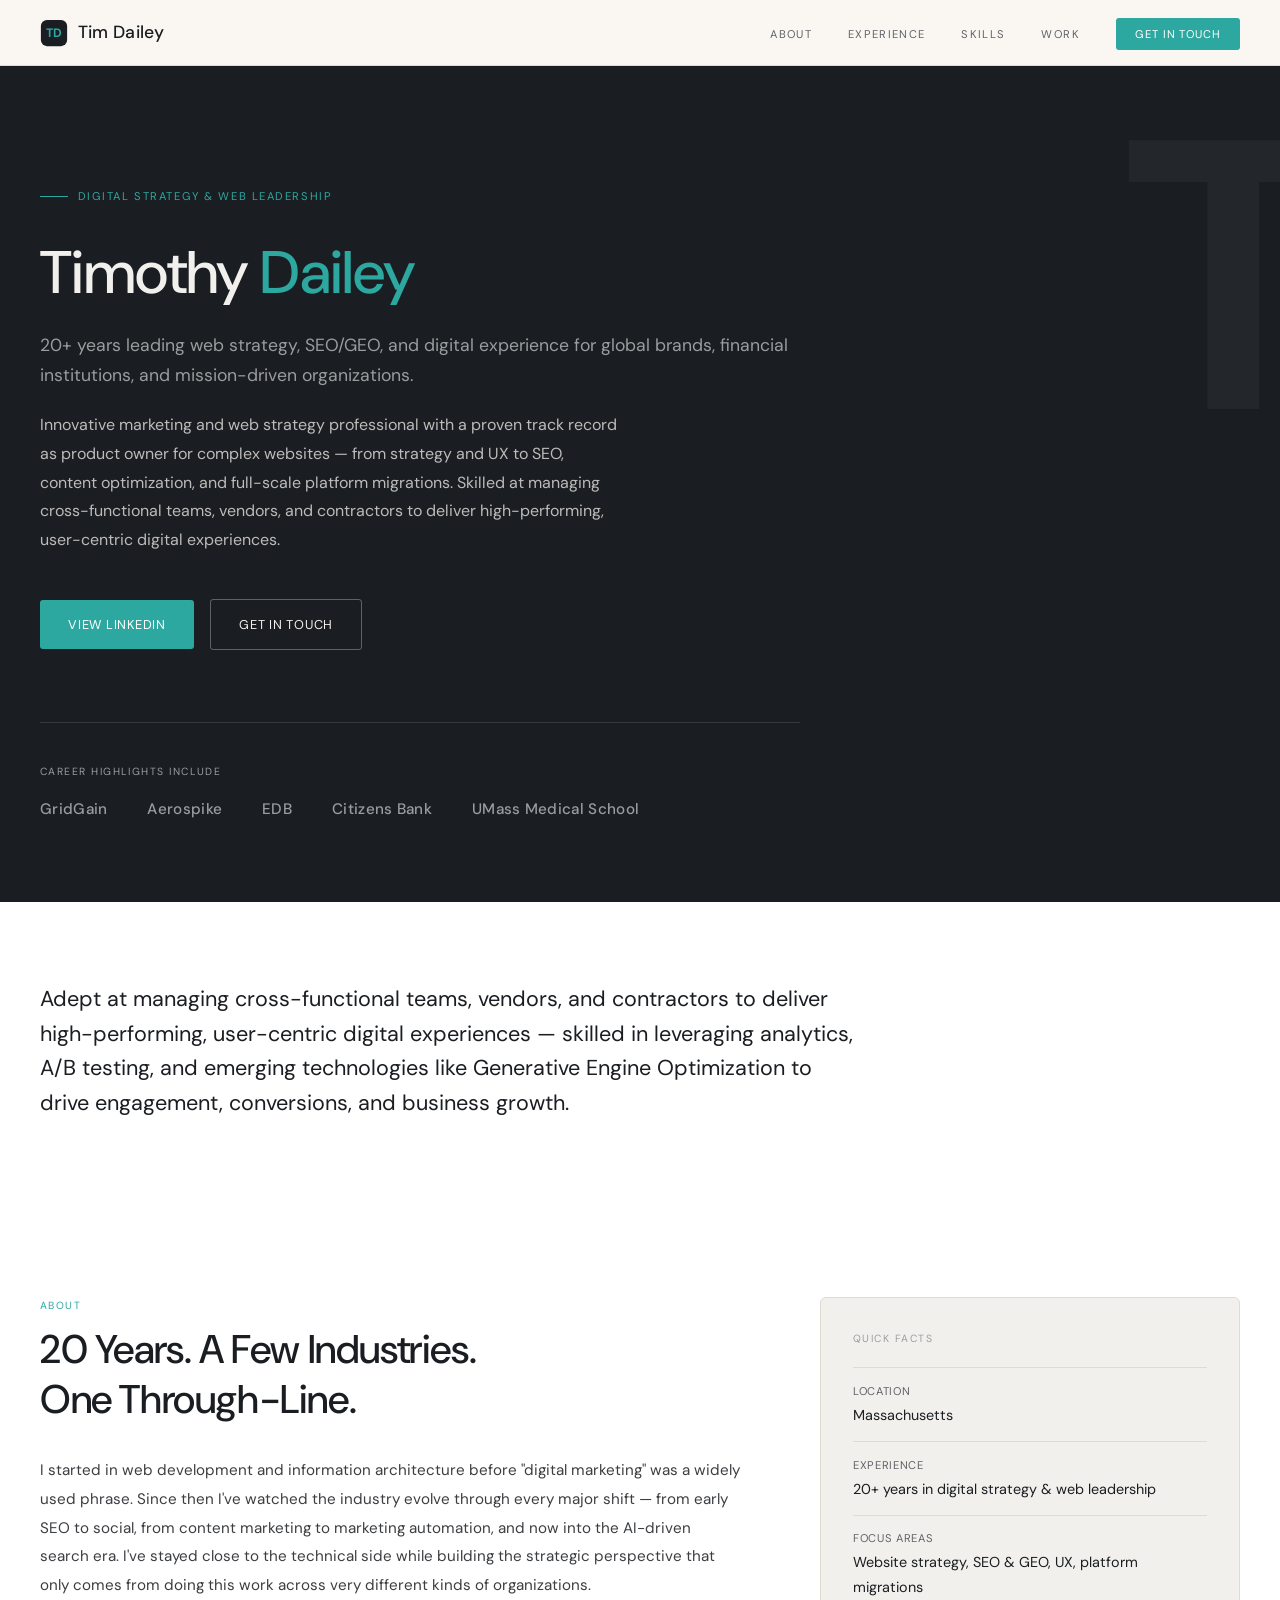
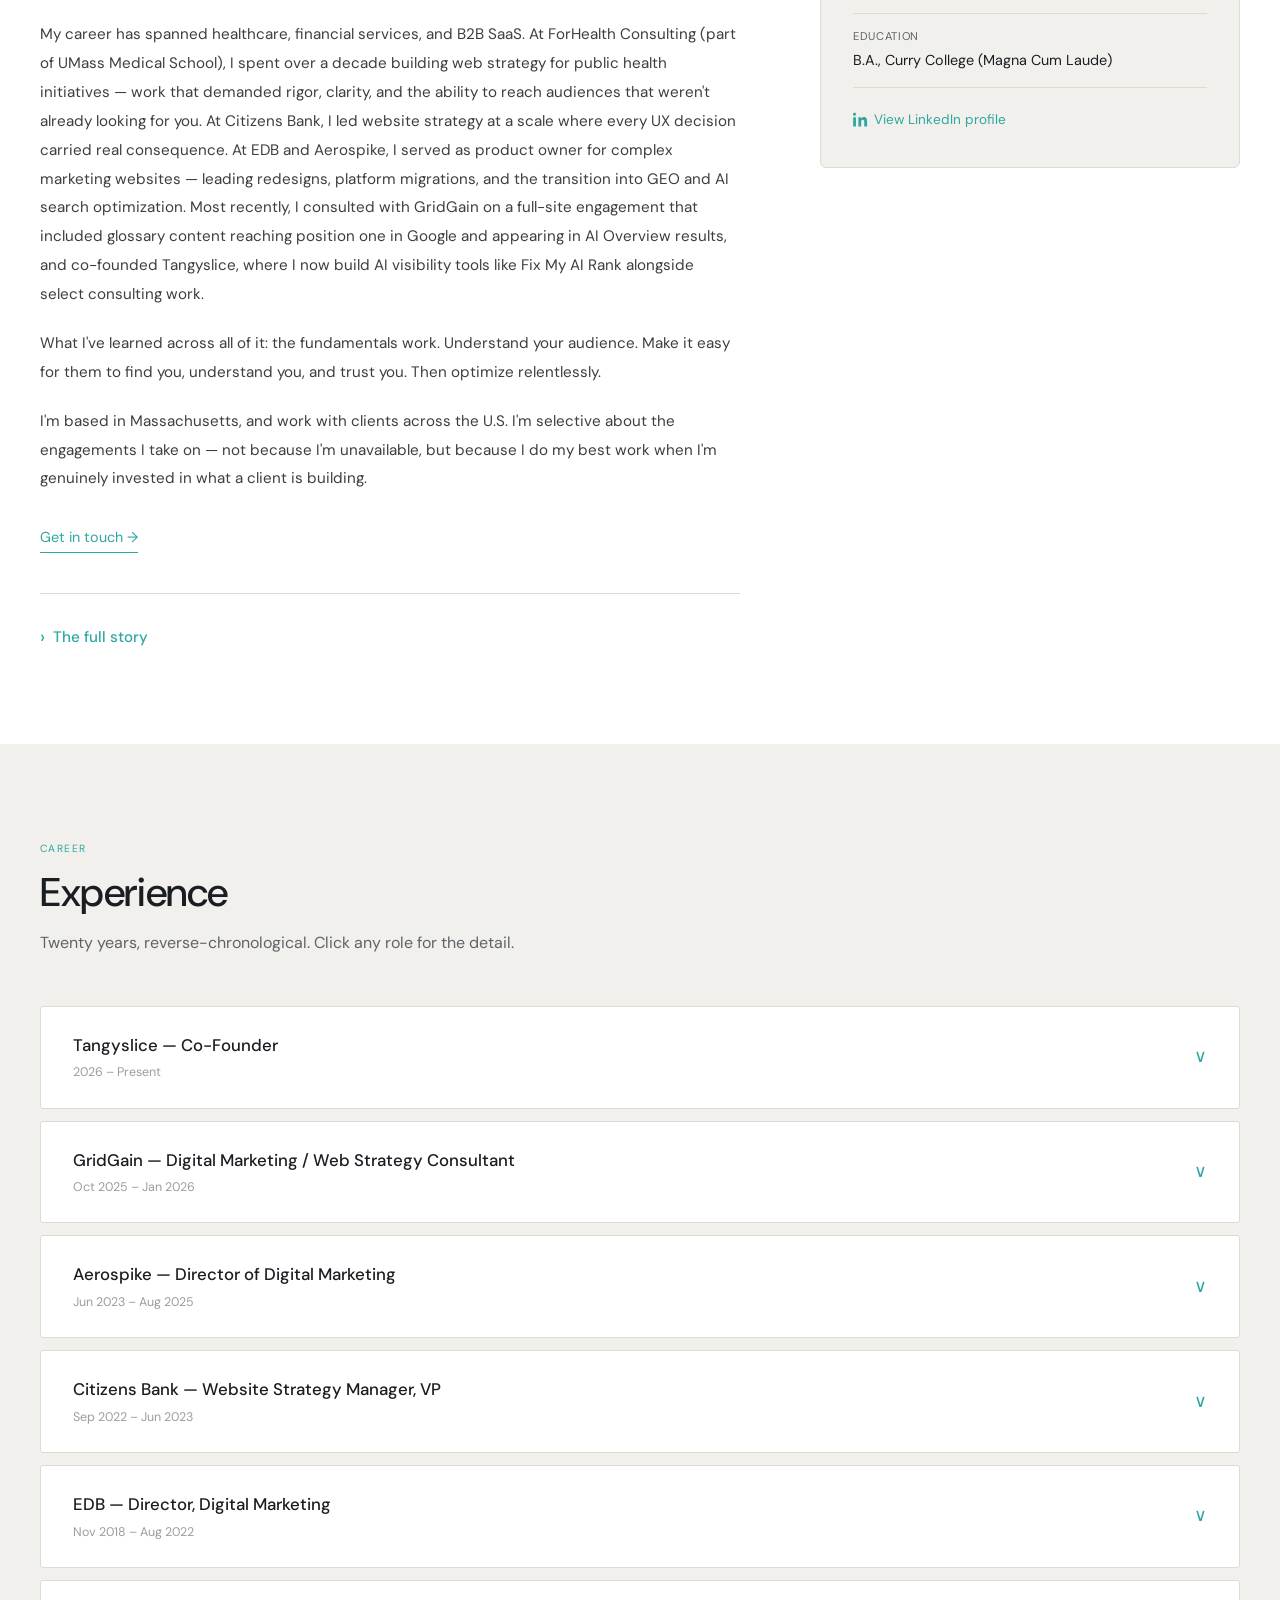
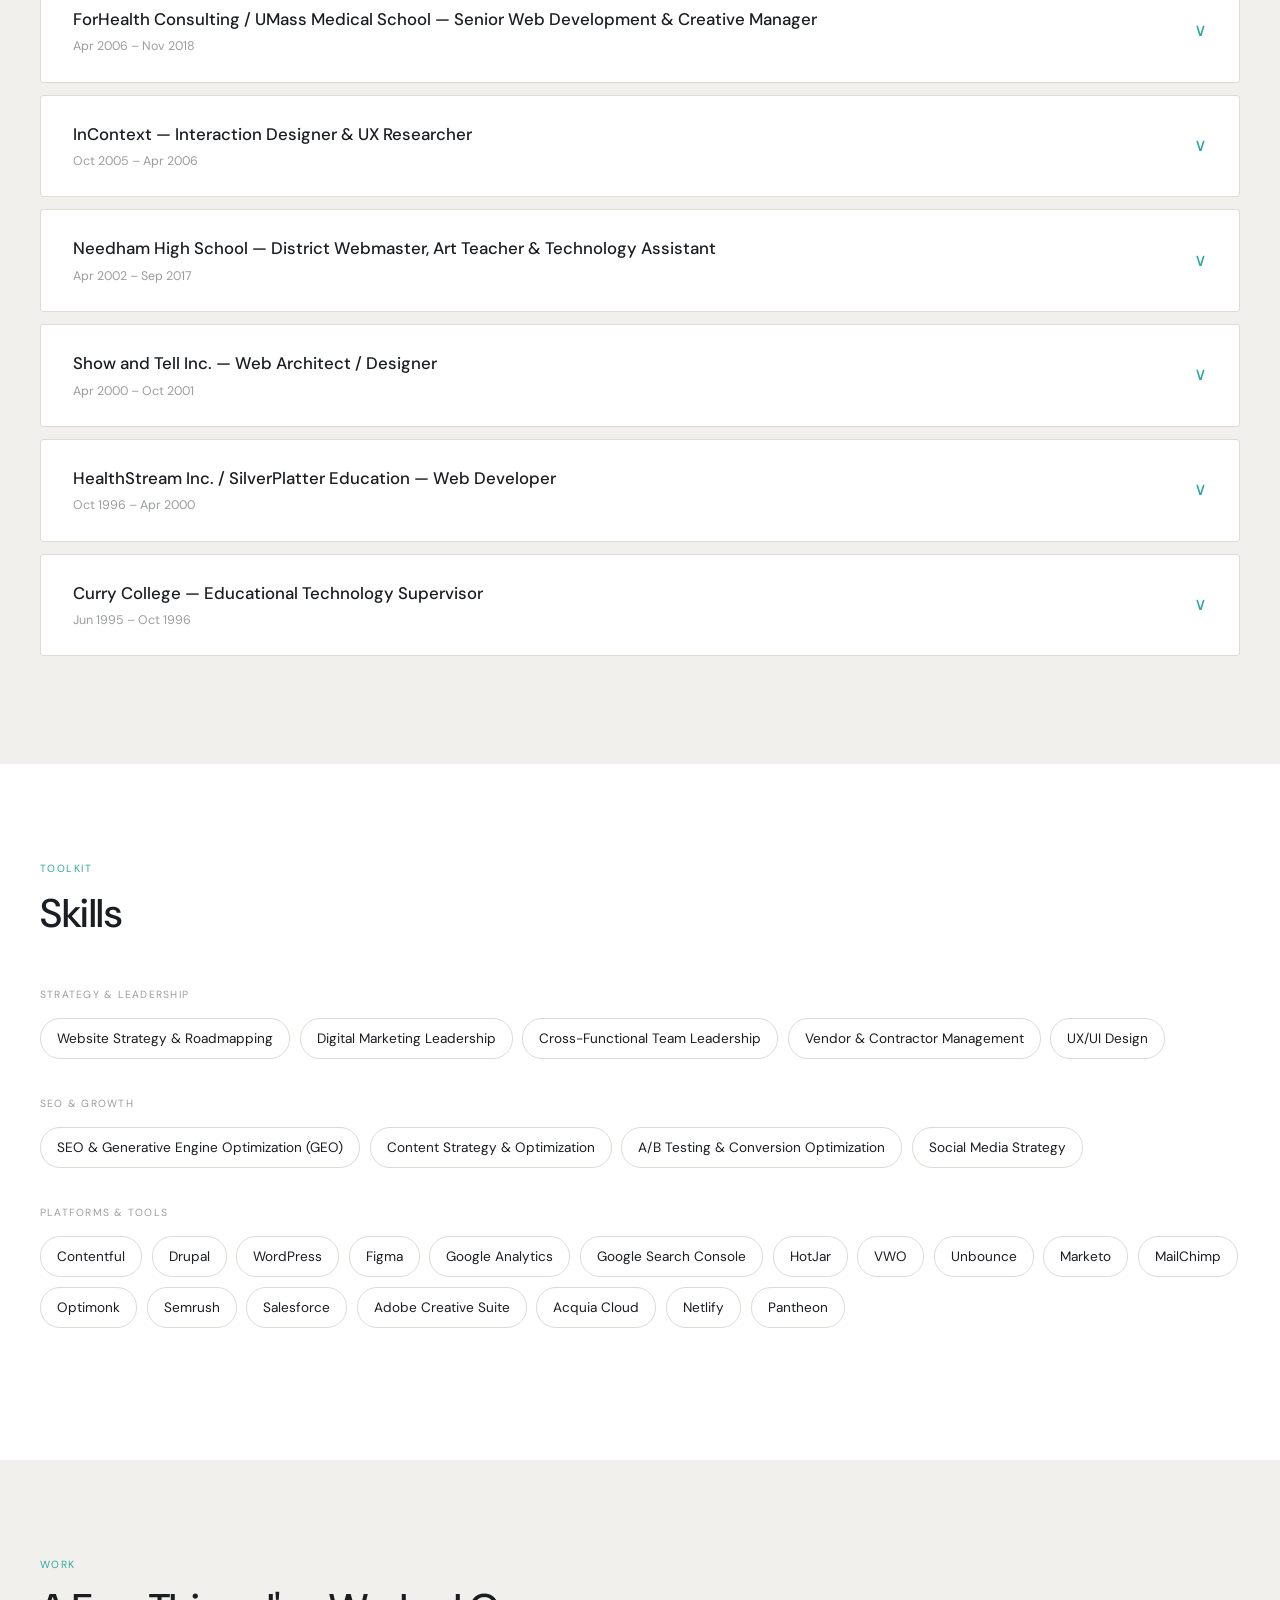
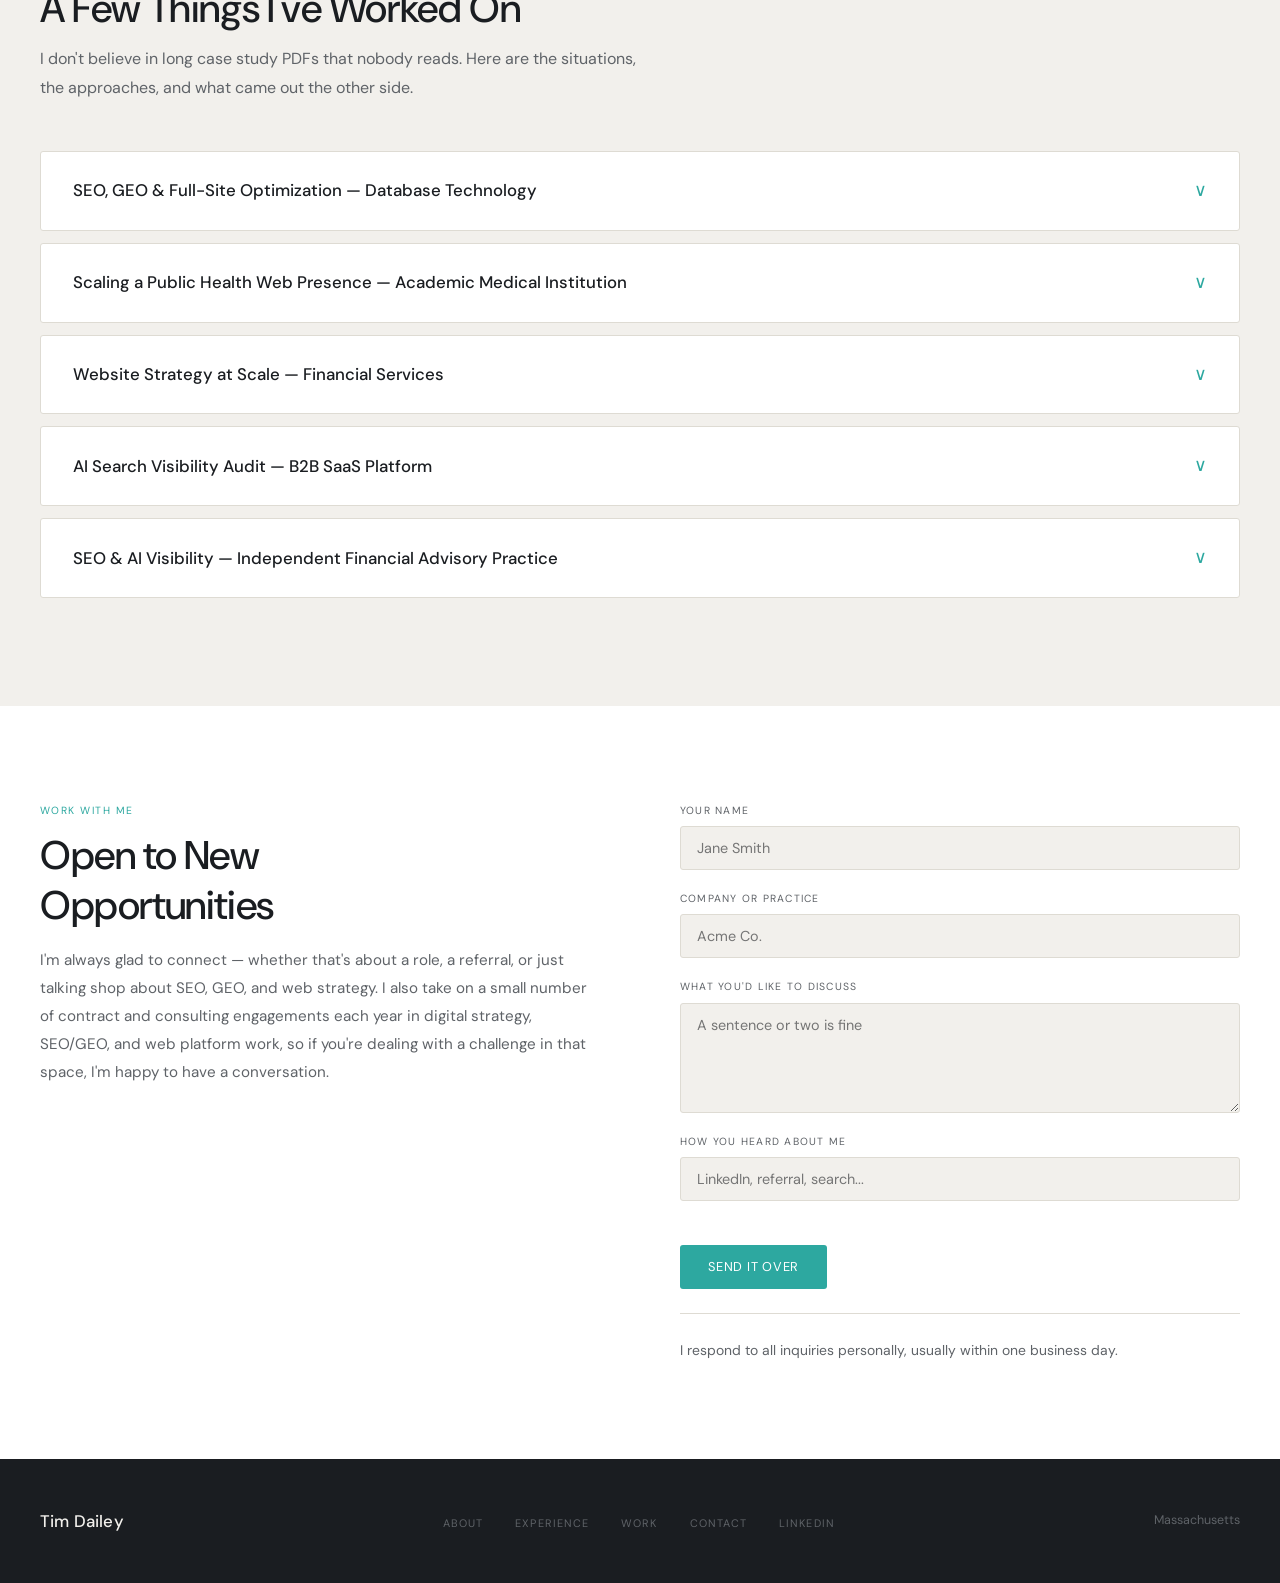
<file: index.html>
<!DOCTYPE html>
<html lang="en">
<head>
<meta charset="UTF-8">
<meta name="viewport" content="width=device-width, initial-scale=1.0">
<!-- Google tag (gtag.js) -->
<script async src="https://www.googletagmanager.com/gtag/js?id=G-L4XBEKRWH8"></script>
<script>
  window.dataLayer = window.dataLayer || [];
  function gtag(){dataLayer.push(arguments);}
  gtag('js', new Date());

  gtag('config', 'G-L4XBEKRWH8');
</script>

<!-- ── CORE SEO ── -->
<title>Timothy Dailey — Digital Strategy &amp; Web Leadership</title>
<meta name="description" content="Timothy Dailey is a digital strategy and web leadership professional with 20+ years of experience across healthcare, financial services, and B2B SaaS — from website strategy and SEO/GEO to platform migrations. Based in Massachusetts.">
<meta name="author" content="Tim Dailey">
<meta name="robots" content="index, follow, max-snippet:-1, max-image-preview:large, max-video-preview:-1">
<link rel="canonical" href="https://timdailey.com/">

<!-- ── OPEN GRAPH (Facebook, LinkedIn previews) ── -->
<meta property="og:type" content="website">
<meta property="og:site_name" content="Tim Dailey">
<meta property="og:title" content="Timothy Dailey — Digital Strategy &amp; Web Leadership">
<meta property="og:description" content="20+ years leading digital strategy, SEO/GEO, and web platform work for global brands, financial institutions, and mission-driven organizations.">
<meta property="og:url" content="https://timdailey.com/">
<meta property="og:image" content="https://timdailey.com/images/tim-dailey-og.webp">
<meta property="og:image:width" content="1200">
<meta property="og:image:height" content="630">
<meta property="og:image:alt" content="Timothy Dailey — Digital Strategy &amp; Web Leadership">
<meta property="og:locale" content="en_US">

<!-- ── TWITTER / X CARD ── -->
<meta name="twitter:card" content="summary_large_image">
<meta name="twitter:title" content="Timothy Dailey — Digital Strategy &amp; Web Leadership">
<meta name="twitter:description" content="20+ years leading digital strategy, SEO/GEO, and web platform work for global brands, financial institutions, and mission-driven organizations.">
<meta name="twitter:image" content="https://timdailey.com/images/tim-dailey-og.webp">
<meta name="twitter:image:alt" content="Timothy Dailey — Digital Strategy &amp; Web Leadership">

<!-- ── GEO / LOCAL SEO ── -->
<meta name="geo.region" content="US-MA">
<meta name="geo.placename" content="Massachusetts">

<!-- ── THEME ── -->
<meta name="theme-color" content="#1A1D21">
<meta name="format-detection" content="telephone=no">
<script type="application/ld+json">
{
  "@context": "https://schema.org",
  "@graph": [

    {
      "@type": "Person",
      "@id": "https://timdailey.com/#person",
      "name": "Timothy Dailey",
      "alternateName": "Tim Dailey",
      "url": "https://timdailey.com",
      "sameAs": [
        "https://www.linkedin.com/in/timothy-dailey/"
      ],
      "jobTitle": "Digital Strategy & Web Leadership",
      "description": "Digital strategy and web leadership professional with 20+ years of experience leading high-profile digital initiatives for global brands, financial institutions, and mission-driven organizations. Specializes in website strategy, SEO, Generative Engine Optimization (GEO), and digital experience leadership.",
      "knowsAbout": [
        "Search Engine Optimization",
        "Generative Engine Optimization",
        "AI Search Optimization",
        "Conversion Rate Optimization",
        "Digital Strategy",
        "Content Strategy",
        "UX Design",
        "Web Strategy",
        "Marketing Technology",
        "B2B Marketing"
      ],
      "hasCredential": {
        "@type": "EducationalOccupationalCredential",
        "credentialCategory": "degree",
        "educationalLevel": "Bachelor of Arts",
        "recognizedBy": {
          "@type": "CollegeOrUniversity",
          "name": "Curry College"
        }
      },
      "alumniOf": {
        "@type": "CollegeOrUniversity",
        "name": "Curry College"
      },
      "address": {
        "@type": "PostalAddress",
        "addressRegion": "MA",
        "addressCountry": "US"
      },
      "worksFor": [
        {
          "@id": "https://timdailey.com/#business"
        },
        {
          "@id": "https://timdailey.com/#tangyslice"
        }
      ]
    },

    {
      "@type": "ProfessionalService",
      "@id": "https://timdailey.com/#business",
      "name": "Tim Dailey Digital Strategy",
      "alternateName": "Tim Dailey Consulting",
      "url": "https://timdailey.com",
      "description": "Independent digital strategy and web leadership practice, available for select contract and consulting engagements in SEO, Generative Engine Optimization (GEO), and digital experience strategy. Serving businesses across the U.S.",
      "founder": {
        "@id": "https://timdailey.com/#person"
      },
      "address": {
        "@type": "PostalAddress",
        "addressRegion": "MA",
        "addressCountry": "US"
      },
      "areaServed": {
        "@type": "Country",
        "name": "United States"
      },
      "hasOfferCatalog": {
        "@type": "OfferCatalog",
        "name": "Consulting Availability",
        "itemListElement": [
          {
            "@type": "Offer",
            "itemOffered": {
              "@type": "Service",
              "name": "Digital Strategy & GEO Consulting",
              "description": "Select contract and consulting engagements in digital strategy, SEO, and Generative Engine Optimization (GEO)."
            }
          },
          {
            "@type": "Offer",
            "itemOffered": {
              "@type": "Service",
              "name": "Web Platform Consulting",
              "description": "Consulting on web platform strategy and migrations, including Contentful, Drupal, and WordPress."
            }
          }
        ]
      },
      "knowsAbout": [
        "Search Engine Optimization",
        "Generative Engine Optimization",
        "AI Search Visibility",
        "Conversion Rate Optimization",
        "Digital Strategy",
        "Content Strategy",
        "B2B Marketing",
        "Healthcare Digital Marketing",
        "Financial Services Digital Marketing",
        "SaaS Marketing"
      ]
    },

    {
      "@type": "Organization",
      "@id": "https://timdailey.com/#tangyslice",
      "name": "Tangyslice",
      "url": "https://tangyslice.com/",
      "description": "Marketing consulting practice for lean tech marketing teams, offering custom AI workflows, fractional CMO leadership, and bespoke lead-generation tools.",
      "founder": {
        "@id": "https://timdailey.com/#person"
      },
      "makesOffer": {
        "@type": "Offer",
        "itemOffered": {
          "@type": "SoftwareApplication",
          "name": "Fix My AI Rank",
          "url": "https://fixmyairank.com/",
          "applicationCategory": "BusinessApplication",
          "description": "AI visibility audit that benchmarks how businesses are cited across ChatGPT, Perplexity, and other AI systems against their competitors."
        }
      }
    },

    {
      "@type": "WebPage",
      "@id": "https://timdailey.com/#webpage",
      "url": "https://timdailey.com/",
      "name": "Timothy Dailey — Digital Strategy & Web Leadership",
      "description": "Timothy Dailey is a digital strategy and web leadership professional with 20+ years of experience across healthcare, financial services, and B2B SaaS.",
      "isPartOf": {
        "@type": "WebSite",
        "@id": "https://timdailey.com/#website",
        "url": "https://timdailey.com",
        "name": "Tim Dailey",
        "description": "Digital strategy and web leadership resume and portfolio for Timothy Dailey.",
        "publisher": {
          "@id": "https://timdailey.com/#person"
        }
      },
      "about": {
        "@id": "https://timdailey.com/#person"
      },
      "breadcrumb": {
        "@type": "BreadcrumbList",
        "itemListElement": [
          {
            "@type": "ListItem",
            "position": 1,
            "name": "Home",
            "item": "https://timdailey.com/"
          }
        ]
      }
    }

  ]
}
</script>
<link rel="preconnect" href="https://fonts.googleapis.com">
<link href="https://fonts.googleapis.com/css2?family=DM+Sans:opsz,wght@9..40,300;9..40,400;9..40,500;9..40,700&display=swap" rel="stylesheet">
<link rel="stylesheet" href="styles.css">
<link rel="icon" type="image/svg+xml" href="favicon.svg">
<link rel="apple-touch-icon" href="favicon-180.png">
</head>
<body>

<!-- NAV -->
<nav class="nav-sticky" id="site-nav">
  <div class="nav-inner">
    <a href="#hero" class="nav-mark">
      <svg width="28" height="28" viewBox="0 0 32 32" aria-hidden="true">
        <rect x="1" y="1" width="30" height="30" rx="7" style="fill:var(--espresso)"/>
        <text x="16" y="21" font-family="DM Sans, sans-serif" font-weight="700" font-size="14" text-anchor="middle" style="fill:var(--clay)">TD</text>
      </svg>
      Tim Dailey
    </a>
    <button class="nav-hamburger" id="hamburger" aria-label="Menu" onclick="toggleMenu()">
      <span></span><span></span><span></span>
    </button>
    <ul class="nav-links" id="nav-links">
      <li><a href="#about" onclick="closeMenu()">About</a></li>
      <li><a href="#experience" onclick="closeMenu()">Experience</a></li>
      <li><a href="#skills" onclick="closeMenu()">Skills</a></li>
      <li><a href="#work" onclick="closeMenu()">Work</a></li>
      <li><a href="#contact" class="nav-cta" onclick="closeMenu()">Get in Touch</a></li>
    </ul>
  </div>
</nav>

<!-- HERO -->
<section id="hero">
  <div class="wrap">
    <div class="hero-bg-mark">T</div>
    <div class="hero-inner fade-in">
      <div class="hero-eyebrow">
        <span class="hero-eyebrow-line"></span>
        Digital Strategy &amp; Web Leadership
      </div>
      <h1>Timothy <em>Dailey</em></h1>
      <p class="hero-sub">20+ years leading web strategy, SEO/GEO, and digital experience for global brands, financial institutions, and mission-driven organizations.</p>
      <p class="hero-body">Innovative marketing and web strategy professional with a proven track record as product owner for complex websites — from strategy and UX to SEO, content optimization, and full-scale platform migrations. Skilled at managing cross-functional teams, vendors, and contractors to deliver high-performing, user-centric digital experiences.</p>
      <div class="btn-row">
        <a href="https://www.linkedin.com/in/timothy-dailey/" class="btn-fill" target="_blank" rel="noopener">View LinkedIn</a>
        <a href="#contact" class="btn-outline">Get in Touch</a>
      </div>
      <div class="logo-strip">
        <div class="logo-strip-lbl">Career highlights include</div>
        <div class="logo-names">
          <span>GridGain</span>
          <span>Aerospike</span>
          <span>EDB</span>
          <span>Citizens Bank</span>
          <span>UMass Medical School</span>
        </div>
      </div>
    </div>
  </div>
</section>

<!-- SUMMARY -->
<section id="summary">
  <div class="wrap">
    <p class="summary-text fade-in">Adept at managing cross-functional teams, vendors, and contractors to deliver high-performing, user-centric digital experiences — skilled in leveraging analytics, A/B testing, and emerging technologies like Generative Engine Optimization to drive engagement, conversions, and business growth.</p>
  </div>
</section>

<!-- ABOUT -->
<section id="about">
  <div class="wrap">
    <div class="about-grid">
      <div class="about-prose fade-in">
        <div class="sec-eye">About</div>
        <h2 class="sec-h">20 Years. A Few Industries.<br>One Through-Line.</h2>
        <p>I started in web development and information architecture before "digital marketing" was a widely used phrase. Since then I've watched the industry evolve through every major shift — from early SEO to social, from content marketing to marketing automation, and now into the AI-driven search era. I've stayed close to the technical side while building the strategic perspective that only comes from doing this work across very different kinds of organizations.</p>
        <p>My career has spanned healthcare, financial services, and B2B SaaS. At ForHealth Consulting (part of UMass Medical School), I spent over a decade building web strategy for public health initiatives — work that demanded rigor, clarity, and the ability to reach audiences that weren't already looking for you. At Citizens Bank, I led website strategy at a scale where every UX decision carried real consequence. At EDB and Aerospike, I served as product owner for complex marketing websites — leading redesigns, platform migrations, and the transition into GEO and AI search optimization. Most recently, I consulted with GridGain on a full-site engagement that included glossary content reaching position one in Google and appearing in AI Overview results, and co-founded Tangyslice, where I now build AI visibility tools like Fix My AI Rank alongside select consulting work.</p>
        <p>What I've learned across all of it: the fundamentals work. Understand your audience. Make it easy for them to find you, understand you, and trust you. Then optimize relentlessly.</p>
        <p>I'm based in Massachusetts, and work with clients across the U.S. I'm selective about the engagements I take on — not because I'm unavailable, but because I do my best work when I'm genuinely invested in what a client is building.</p>
        <a href="#contact" class="about-cta-link">Get in touch →</a>

        <div class="story-toggle-wrap">
          <button class="story-btn" onclick="toggleStory(this)">
            <span class="story-arrow">›</span>
            The full story
          </button>
          <div class="story-content">
            <p>Before the director titles and the enterprise clients, there was a lot of hands-on work that built the foundation for all of it.</p>
            <p>In the late 1990s and early 2000s, I was designing and developing websites when most businesses didn't have one yet — building multimedia CD-ROMs and early web experiences at HealthStream and SilverPlatter Education, then moving into visual design and UI work at Show and Tell Inc. Those years taught me to think about usability before there was much of a vocabulary for it.</p>
            <p>From roughly 2001 through 2010, alongside my other work, I freelanced for small businesses and several school districts — building and maintaining websites, helping organizations figure out what their digital presence should even be. Many of these clients had never worked with a web professional before, which meant translating technical decisions into plain language was part of the job from the start. That experience is a big reason I'm just as comfortable working with a solo financial advisor as I am with a Series B software company.</p>
            <p>At Needham High School, I wore several different hats over the years — district webmaster, technology support, and briefly, teacher. I taught Photography and Graphic Design, secured a grant to bring digital photography into the curriculum, and ran adult education courses in web design. Teaching turned out to be useful training for consulting: you get good at explaining things clearly, meeting people where they are, and making complicated subjects feel manageable.</p>
            <p>My very first professional web role was at Curry College, where I developed and maintained the college's first-ever website while managing their Educational Technology Services Office. It's a long way from there to leading a platform migration to Contentful and React — but the thread connecting all of it is the same: figure out what someone needs from a digital experience, then build it as well as you possibly can.</p>
          </div>
        </div>
      </div>

      <div class="about-right fade-in">
        <div class="qf-card">
          <div class="qf-lbl">Quick facts</div>
          <div class="qf-row">
            <div class="qf-k">Location</div>
            <div class="qf-v">Massachusetts</div>
          </div>
          <div class="qf-row">
            <div class="qf-k">Experience</div>
            <div class="qf-v">20+ years in digital strategy &amp; web leadership</div>
          </div>
          <div class="qf-row">
            <div class="qf-k">Focus areas</div>
            <div class="qf-v">Website strategy, SEO &amp; GEO, UX, platform migrations</div>
          </div>
          <div class="qf-row">
            <div class="qf-k">Education</div>
            <div class="qf-v">B.A., Curry College (Magna Cum Laude)</div>
          </div>
          <a href="https://www.linkedin.com/in/timothy-dailey/" class="qf-link" target="_blank" rel="noopener">
            <svg viewBox="0 0 24 24"><path d="M4.98 3.5C4.98 4.88 3.94 6 2.5 6S0 4.88 0 3.5 1.04 1 2.5 1s2.48 1.12 2.48 2.5zM.24 8.5h4.5V23h-4.5V8.5zM8.5 8.5h4.31v1.98h.06c.6-1.13 2.07-2.33 4.26-2.33 4.55 0 5.39 3 5.39 6.9V23h-4.5v-6.9c0-1.65-.03-3.77-2.3-3.77-2.3 0-2.65 1.8-2.65 3.65V23h-4.5V8.5z"/></svg>
            View LinkedIn profile
          </a>
        </div>
      </div>
    </div>
  </div>
</section>

<!-- EXPERIENCE -->
<section id="experience">
  <div class="wrap">
    <div class="experience-head fade-in">
      <div class="sec-eye">Career</div>
      <h2 class="sec-h">Experience</h2>
      <p class="sec-sub">Twenty years, reverse-chronological. Click any role for the detail.</p>
    </div>

    <div class="case fade-in">
      <div class="case-hdr" onclick="toggleCase(this)">
        <div>
          <h3>Tangyslice — Co-Founder</h3>
          <div class="case-dates">2026 – Present</div>
        </div>
        <span class="chevron">∨</span>
      </div>
      <div class="case-body">
        <ul class="case-list">
          <li>Co-founded <a href="https://tangyslice.com/" target="_blank" rel="noopener">Tangyslice</a>, a marketing consulting practice for lean tech marketing teams — offering custom AI workflows, fractional CMO leadership, and bespoke lead-generation tools in place of traditional agency and SaaS models</li>
          <li>Built and launched <a href="https://fixmyairank.com/" target="_blank" rel="noopener">Fix My AI Rank</a>, Tangyslice's flagship product — an AI visibility audit that benchmarks how businesses are cited across ChatGPT, Perplexity, and other AI systems against their competitors</li>
          <li>Leading strategy, product, and go-to-market for both the consulting practice and its flagship tool</li>
        </ul>
      </div>
    </div>

    <div class="case fade-in">
      <div class="case-hdr" onclick="toggleCase(this)">
        <div>
          <h3>GridGain — Digital Marketing / Web Strategy Consultant</h3>
          <div class="case-dates">Oct 2025 – Jan 2026</div>
        </div>
        <span class="chevron">∨</span>
      </div>
      <div class="case-body">
        <ul class="case-list">
          <li>Redesigned and optimized landing pages, homepage, and product pages to improve SEO, UX, and conversion</li>
          <li>Built and scaled glossary pages, with several quickly reaching position one in Google search and in Google's AI Overview results</li>
          <li>Redesigned blog experience to increase organic traffic, engagement, and content discoverability</li>
          <li>Reworked site navigation and information architecture to improve usability and user flow</li>
          <li>Developed targeted keyword strategy and SEO/GEO roadmap aligned to technical buyer journeys</li>
          <li>Rebuilt trials and downloads UX and resolved technical SEO issues to improve acquisition performance</li>
        </ul>
      </div>
    </div>

    <div class="case fade-in">
      <div class="case-hdr" onclick="toggleCase(this)">
        <div>
          <h3>Aerospike — Director of Digital Marketing</h3>
          <div class="case-dates">Jun 2023 – Aug 2025</div>
        </div>
        <span class="chevron">∨</span>
      </div>
      <div class="case-body">
        <ul class="case-list">
          <li>Product owner of the marketing website</li>
          <li>Managed backend development, SEO, Generative Engine Optimization (GEO), content strategy, and organic social</li>
          <li>Crafted website strategy and roadmap</li>
          <li>Built wireframes and collaborated with design team to enhance user experience</li>
          <li>Collaborated with product marketing and go-to-market teams to develop, update, and optimize website content and landing pages</li>
          <li>Directed migration from WordPress to Contentful and React</li>
          <li>Sourced and managed vendors and contractors</li>
        </ul>
      </div>
    </div>

    <div class="case fade-in">
      <div class="case-hdr" onclick="toggleCase(this)">
        <div>
          <h3>Citizens Bank — Website Strategy Manager, VP</h3>
          <div class="case-dates">Sep 2022 – Jun 2023</div>
        </div>
        <span class="chevron">∨</span>
      </div>
      <div class="case-body">
        <ul class="case-list">
          <li>Owned website strategy for checking, deposits, and financial education sections</li>
          <li>Collaborated with growth marketing, product owners, digital sales, and content strategists</li>
          <li>Directed A/B testing to align with website strategy and maximize conversions</li>
          <li>Partnered with SEO team to optimize and improve pages</li>
          <li>Created detailed web plans for stakeholder review and smooth publishing</li>
          <li>Monitored traffic and site health</li>
        </ul>
      </div>
    </div>

    <div class="case fade-in">
      <div class="case-hdr" onclick="toggleCase(this)">
        <div>
          <h3>EDB — Director, Digital Marketing</h3>
          <div class="case-dates">Nov 2018 – Aug 2022</div>
        </div>
        <span class="chevron">∨</span>
      </div>
      <div class="case-body">
        <ul class="case-list">
          <li>Product owner for EDB marketing website</li>
          <li>Led cross-functional teams through multiple redesigns</li>
          <li>Expanded social media presence</li>
          <li>Collaborated with UX team to enhance React front-end</li>
          <li>Directed Drupal backend development</li>
          <li>Coordinated with stakeholders to meet marketing website needs</li>
          <li>Managed team of designers, copywriters, and SEO/SEM specialists</li>
          <li>Onboarded and managed vendors, consultants, and contractors</li>
        </ul>
      </div>
    </div>

    <div class="case fade-in">
      <div class="case-hdr" onclick="toggleCase(this)">
        <div>
          <h3>ForHealth Consulting / UMass Medical School — Senior Web Development &amp; Creative Manager</h3>
          <div class="case-dates">Apr 2006 – Nov 2018</div>
        </div>
        <span class="chevron">∨</span>
      </div>
      <div class="case-body">
        <ul class="case-list">
          <li>Partnered with clients on design and website projects</li>
          <li>Improved usability through UX design practices</li>
          <li>Developed 20+ Drupal websites (front-end and back-end)</li>
          <li>Maintained hosting environments (Acquia Cloud, Pantheon)</li>
          <li>Trained content managers on Drupal</li>
          <li>Designed email marketing materials and print collateral</li>
          <li>Produced photography and video content</li>
          <li>Guided SEO and social media strategies</li>
          <li>Managed contractors and art direction for graphic design</li>
        </ul>
      </div>
    </div>

    <div class="case fade-in">
      <div class="case-hdr" onclick="toggleCase(this)">
        <div>
          <h3>InContext — Interaction Designer &amp; UX Researcher</h3>
          <div class="case-dates">Oct 2005 – Apr 2006</div>
        </div>
        <span class="chevron">∨</span>
      </div>
      <div class="case-body">
        <ul class="case-list">
          <li>Consulted with Allstate to redesign the process for writing insurance policies by consolidating many disparate systems into a unified platform</li>
          <li>Conducted contextual interviews with insurance agents, identified workflow patterns, and developed and tested prototypes</li>
        </ul>
      </div>
    </div>

    <div class="case fade-in">
      <div class="case-hdr" onclick="toggleCase(this)">
        <div>
          <h3>Needham High School — District Webmaster, Art Teacher &amp; Technology Assistant</h3>
          <div class="case-dates">Apr 2002 – Sep 2017</div>
        </div>
        <span class="chevron">∨</span>
      </div>
      <div class="case-body">
        <div class="case-sec"><div class="case-sec-lbl">District Webmaster · Sep 2004 – Sep 2017</div><p>Designed, developed, and maintained the district website.</p></div>
        <div class="case-sec"><div class="case-sec-lbl">Art Teacher · Aug 2004 – Jun 2005</div><p>Taught Photography and Graphic Design courses. Secured a grant to introduce digital photography.</p></div>
        <div class="case-sec"><div class="case-sec-lbl">Technology Assistant · Apr 2002 – Jul 2004</div><p>Provided tech support for faculty, staff, and students. Assisted with curriculum projects and training. Led summer and adult education courses in photography and web design.</p></div>
      </div>
    </div>

    <div class="case fade-in">
      <div class="case-hdr" onclick="toggleCase(this)">
        <div>
          <h3>Show and Tell Inc. — Web Architect / Designer</h3>
          <div class="case-dates">Apr 2000 – Oct 2001</div>
        </div>
        <span class="chevron">∨</span>
      </div>
      <div class="case-body">
        <ul class="case-list">
          <li>Developed websites based on usability testing and use cases</li>
          <li>Created visual design and UI for client websites and company extranet</li>
        </ul>
      </div>
    </div>

    <div class="case fade-in">
      <div class="case-hdr" onclick="toggleCase(this)">
        <div>
          <h3>HealthStream Inc. / SilverPlatter Education — Web Developer</h3>
          <div class="case-dates">Oct 1996 – Apr 2000</div>
        </div>
        <span class="chevron">∨</span>
      </div>
      <div class="case-body">
        <ul class="case-list">
          <li>Designed and developed multimedia CD-ROMs and websites</li>
          <li>Managed network and server maintenance</li>
          <li>Produced audio/video content for web and CD-ROM</li>
          <li>Utilized Cold Fusion and relational databases</li>
        </ul>
      </div>
    </div>

    <div class="case fade-in">
      <div class="case-hdr" onclick="toggleCase(this)">
        <div>
          <h3>Curry College — Educational Technology Supervisor</h3>
          <div class="case-dates">Jun 1995 – Oct 1996</div>
        </div>
        <span class="chevron">∨</span>
      </div>
      <div class="case-body">
        <ul class="case-list">
          <li>Managed Educational Technology Services Office</li>
          <li>Developed and maintained the college's first website</li>
          <li>Assisted teaching Photoshop and photography</li>
          <li>Served as campus photographer</li>
        </ul>
      </div>
    </div>
  </div>
</section>

<!-- SKILLS -->
<section id="skills">
  <div class="wrap">
    <div class="skills-head fade-in">
      <div class="sec-eye">Toolkit</div>
      <h2 class="sec-h">Skills</h2>
    </div>

    <div class="skills-group fade-in">
      <div class="skills-group-lbl">Strategy &amp; Leadership</div>
      <div class="skill-pills">
        <span class="skill-pill">Website Strategy &amp; Roadmapping</span>
        <span class="skill-pill">Digital Marketing Leadership</span>
        <span class="skill-pill">Cross-Functional Team Leadership</span>
        <span class="skill-pill">Vendor &amp; Contractor Management</span>
        <span class="skill-pill">UX/UI Design</span>
      </div>
    </div>

    <div class="skills-group fade-in">
      <div class="skills-group-lbl">SEO &amp; Growth</div>
      <div class="skill-pills">
        <span class="skill-pill">SEO &amp; Generative Engine Optimization (GEO)</span>
        <span class="skill-pill">Content Strategy &amp; Optimization</span>
        <span class="skill-pill">A/B Testing &amp; Conversion Optimization</span>
        <span class="skill-pill">Social Media Strategy</span>
      </div>
    </div>

    <div class="skills-group fade-in">
      <div class="skills-group-lbl">Platforms &amp; Tools</div>
      <div class="skill-pills">
        <span class="skill-pill">Contentful</span>
        <span class="skill-pill">Drupal</span>
        <span class="skill-pill">WordPress</span>
        <span class="skill-pill">Figma</span>
        <span class="skill-pill">Google Analytics</span>
        <span class="skill-pill">Google Search Console</span>
        <span class="skill-pill">HotJar</span>
        <span class="skill-pill">VWO</span>
        <span class="skill-pill">Unbounce</span>
        <span class="skill-pill">Marketo</span>
        <span class="skill-pill">MailChimp</span>
        <span class="skill-pill">Optimonk</span>
        <span class="skill-pill">Semrush</span>
        <span class="skill-pill">Salesforce</span>
        <span class="skill-pill">Adobe Creative Suite</span>
        <span class="skill-pill">Acquia Cloud</span>
        <span class="skill-pill">Netlify</span>
        <span class="skill-pill">Pantheon</span>
      </div>
    </div>
  </div>
</section>

<!-- WORK -->
<section id="work">
  <div class="wrap">
    <div class="work-head fade-in">
      <div class="sec-eye">Work</div>
      <h2 class="sec-h">A Few Things I've Worked On</h2>
      <p class="sec-sub">I don't believe in long case study PDFs that nobody reads. Here are the situations, the approaches, and what came out the other side.</p>
    </div>

    <div class="case fade-in">
      <div class="case-hdr" onclick="toggleCase(this)">
        <h3>SEO, GEO &amp; Full-Site Optimization — Database Technology</h3>
        <span class="chevron">∨</span>
      </div>
      <div class="case-body">
        <div class="case-sec"><div class="case-sec-lbl">The situation</div><p>A B2B database technology company needed its website to work harder across SEO, user experience, and AI search visibility. Landing pages, product pages, and the blog had accumulated technical debt, and the site's information architecture wasn't guiding visitors toward conversion.</p></div>
        <div class="case-sec"><div class="case-sec-lbl">The approach</div><p>I rebuilt and optimized landing pages, the homepage, and product pages for both search and UX. I developed a targeted keyword and GEO strategy aligned to technical buyer journeys, reworked the site navigation and information architecture, and built out a library of glossary pages designed to capture bottom-of-funnel search intent. I also resolved technical SEO issues holding back the trials and downloads experience.</p></div>
        <div class="case-sec"><div class="case-sec-lbl">What happened</div><p>Several glossary pages reached position one in Google search results. Multiple pages also began appearing in Google's AI Overview results — organic visibility extending into the AI-driven layer of search that most competitors hadn't begun to address yet.</p></div>
      </div>
    </div>

    <div class="case fade-in">
      <div class="case-hdr" onclick="toggleCase(this)">
        <h3>Scaling a Public Health Web Presence — Academic Medical Institution</h3>
        <span class="chevron">∨</span>
      </div>
      <div class="case-body">
        <div class="case-sec"><div class="case-sec-lbl">The situation</div><p>ForHealth Consulting (University of Massachusetts Medical School) operated a portfolio of public health programs, each with its own web presence, audience, and compliance requirements. There was no unified strategy, no shared standards, and significant redundancy.</p></div>
        <div class="case-sec"><div class="case-sec-lbl">The approach</div><p>Over 12 years, I built the web strategy infrastructure that brought those properties into alignment — from content governance frameworks and UX standards to analytics implementation and CMS migration work. I managed day-to-day execution for multiple concurrent sites simultaneously.</p></div>
        <div class="case-sec"><div class="case-sec-lbl">What happened</div><p>The organization gained a coherent digital presence across programs, with measurable improvements in user engagement and a significant reduction in the time it took to launch new initiatives. The work also built internal capacity where there had been almost none.</p></div>
      </div>
    </div>

    <div class="case fade-in">
      <div class="case-hdr" onclick="toggleCase(this)">
        <h3>Website Strategy at Scale — Financial Services</h3>
        <span class="chevron">∨</span>
      </div>
      <div class="case-body">
        <div class="case-sec"><div class="case-sec-lbl">The situation</div><p>Citizens Bank needed to tighten the connection between its digital experience and measurable business outcomes — a complex challenge with significant regulatory constraints, massive content volume, and multiple stakeholder groups with competing priorities.</p></div>
        <div class="case-sec"><div class="case-sec-lbl">The approach</div><p>I led website strategy efforts focused on the intersection of UX, SEO, and conversion — identifying where the experience was breaking down and building the internal alignment needed to fix it. This meant bringing together product, compliance, marketing, and technology stakeholders around a shared prioritization framework.</p></div>
        <div class="case-sec"><div class="case-sec-lbl">What happened</div><p>Page-level performance improved across key acquisition flows. Equally valuable: the organization developed a cleaner process for making website decisions — one that was faster, better-documented, and less dependent on institutional memory.</p></div>
      </div>
    </div>

    <div class="case fade-in">
      <div class="case-hdr" onclick="toggleCase(this)">
        <h3>AI Search Visibility Audit — B2B SaaS Platform</h3>
        <span class="chevron">∨</span>
      </div>
      <div class="case-body">
        <div class="case-sec"><div class="case-sec-lbl">The situation</div><p>A SaaS company in a competitive data infrastructure category noticed that AI assistants were either not mentioning their product in relevant conversations or describing it in ways that were incomplete and occasionally inaccurate.</p></div>
        <div class="case-sec"><div class="case-sec-lbl">The approach</div><p>I ran a structured AI visibility assessment across multiple dimensions — content openness, structured data, brand authority signals, messaging clarity, and intent signal infrastructure. The audit surfaced both quick wins and longer-horizon strategic priorities.</p></div>
        <div class="case-sec"><div class="case-sec-lbl">What happened</div><p>The team had a clear, prioritized roadmap for improving their AI discoverability — and a framework for measuring progress over time. Several high-impact changes were implemented within 60 days of the engagement.</p></div>
      </div>
    </div>

    <div class="case fade-in">
      <div class="case-hdr" onclick="toggleCase(this)">
        <h3>SEO &amp; AI Visibility — Independent Financial Advisory Practice</h3>
        <span class="chevron">∨</span>
      </div>
      <div class="case-body">
        <div class="case-sec"><div class="case-sec-lbl">The situation</div><p>A solo financial advisor had a professional website but no real search presence — invisible in local search results and absent from AI-driven recommendations, even for queries their ideal clients were clearly asking.</p></div>
        <div class="case-sec"><div class="case-sec-lbl">The approach</div><p>I ran a combined SEO and AI visibility audit, identifying gaps in local search optimization, schema markup, and the type of authoritative content that helps practices appear in AI-generated recommendations. The fixes didn't require a massive content investment — just the right ones, done correctly.</p></div>
        <div class="case-sec"><div class="case-sec-lbl">What happened</div><p>The practice began appearing in local search results for relevant queries within weeks, and AI tools started surfacing them more accurately when asked about financial advisors in their area. The advisor had a clear picture of what was working and a simple ongoing checklist to maintain it.</p></div>
      </div>
    </div>
  </div>
</section>

<!-- CONTACT -->
<section id="contact">
  <div class="wrap">
    <div class="contact-grid">
      <div class="fade-in">
        <div class="sec-eye">Work With Me</div>
        <h2 class="sec-h">Open to New<br>Opportunities</h2>
        <p class="contact-intro">I'm always glad to connect — whether that's about a role, a referral, or just talking shop about SEO, GEO, and web strategy. I also take on a small number of contract and consulting engagements each year in digital strategy, SEO/GEO, and web platform work, so if you're dealing with a challenge in that space, I'm happy to have a conversation.</p>
      </div>

      <div class="fade-in">
        <form id="contact-form" class="cform" action="https://api.web3forms.com/submit" method="POST">
          <input type="hidden" name="access_key" value="63b1c5b8-3faf-4897-ba86-4fa68559f2e0">
          <input type="hidden" name="subject" value="New inquiry from timdailey.com">
          <div class="ffield">
            <label for="f-name">Your name</label>
            <input type="text" id="f-name" name="name" placeholder="Jane Smith" required>
          </div>
          <div class="ffield">
            <label for="f-co">Company or practice</label>
            <input type="text" id="f-co" name="company" placeholder="Acme Co.">
          </div>
          <div class="ffield">
            <label for="f-msg">What you'd like to discuss</label>
            <textarea id="f-msg" name="message" placeholder="A sentence or two is fine" required></textarea>
          </div>
          <div class="ffield">
            <label for="f-ref">How you heard about me</label>
            <input type="text" id="f-ref" name="referral" placeholder="LinkedIn, referral, search...">
          </div>
          <div class="h-captcha" data-captcha="true"></div>
          <button type="submit" class="fsub">Send It Over</button>
        </form>
        <div class="cal-note">
          I respond to all inquiries personally, usually within one business day.
        </div>
      </div>
    </div>
  </div>
</section>

<!-- FOOTER -->
<footer class="footer-dark">
  <div class="foot-inner">
    <div class="foot-mark">Tim Dailey</div>
    <ul class="foot-links">
      <li><a href="#about">About</a></li>
      <li><a href="#experience">Experience</a></li>
      <li><a href="#work">Work</a></li>
      <li><a href="#contact">Contact</a></li>
      <li><a href="https://www.linkedin.com/in/timothy-dailey/" target="_blank" rel="noopener">LinkedIn</a></li>
    </ul>
    <div class="foot-meta">Massachusetts</div>
  </div>
</footer>

<script src="main.js"></script>

<!-- hCaptcha client-side validation -->
<script>
  const contactForm = document.getElementById('contact-form');
  contactForm.addEventListener('submit', function(e) {
    const hCaptcha = contactForm.querySelector('textarea[name=h-captcha-response]').value;
    if (!hCaptcha) {
      e.preventDefault();
      alert('Please complete the captcha before submitting.');
    }
  });
</script>

<!-- Web3Forms + hCaptcha loader -->
<script src="https://web3forms.com/client/script.js" async defer></script>
</body>
</html>
</file>
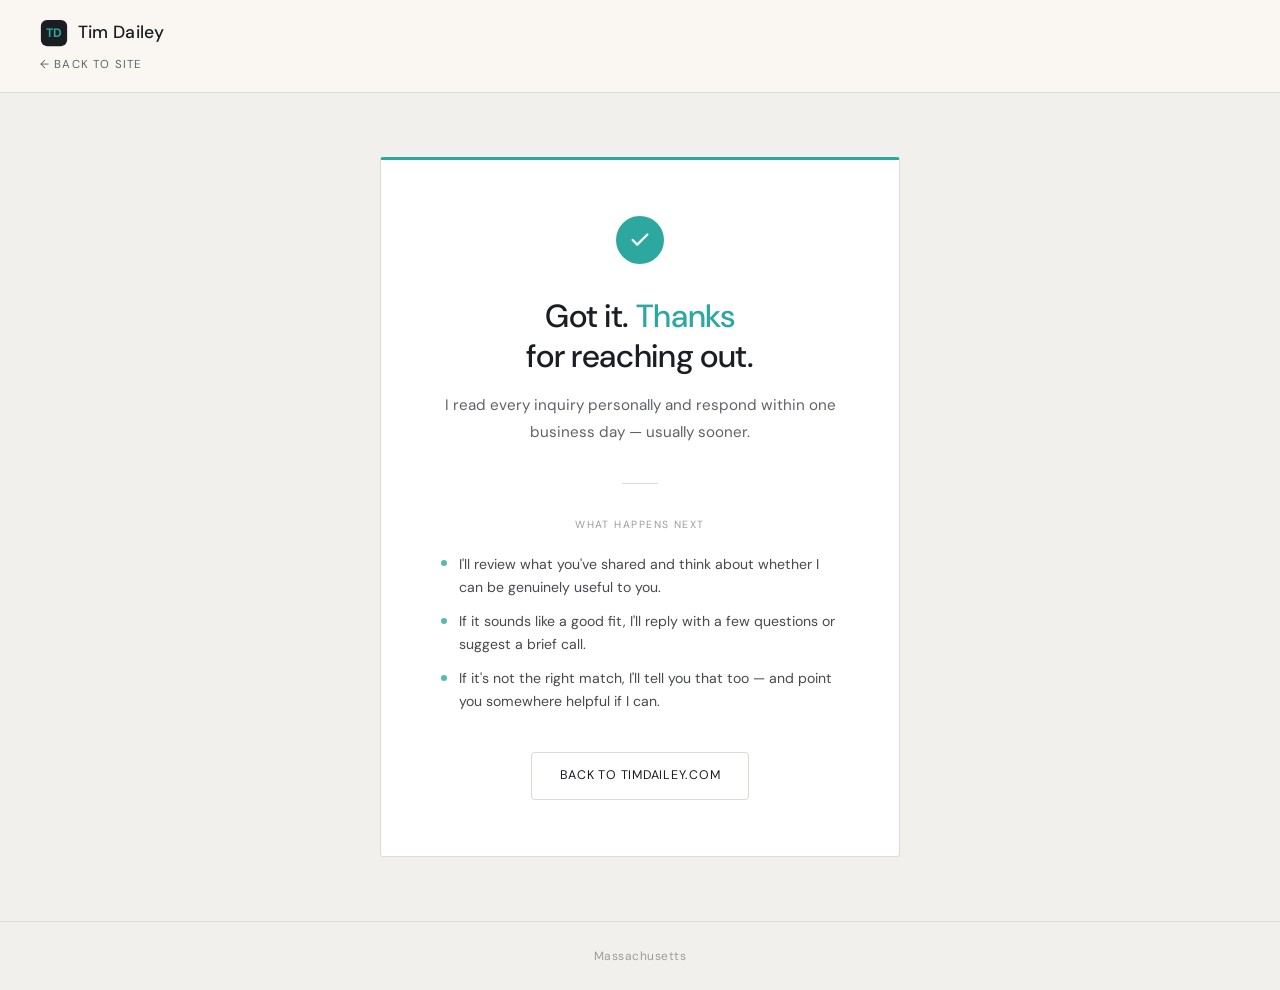
<file: thanks.html>
<!DOCTYPE html>
<html lang="en" class="full-height">
<head>
<meta charset="UTF-8">
<meta name="viewport" content="width=device-width, initial-scale=1.0">
<!-- Google tag (gtag.js) -->
<script async src="https://www.googletagmanager.com/gtag/js?id=G-L4XBEKRWH8"></script>
<script>
  window.dataLayer = window.dataLayer || [];
  function gtag(){dataLayer.push(arguments);}
  gtag('js', new Date());

  gtag('config', 'G-L4XBEKRWH8');
</script>
<title>Got it — Tim Dailey</title>
<meta name="robots" content="noindex, follow">
<meta name="theme-color" content="#1A1D21">
<link rel="preconnect" href="https://fonts.googleapis.com">
<link href="https://fonts.googleapis.com/css2?family=DM+Sans:opsz,wght@9..40,300;9..40,400;9..40,500;9..40,700&display=swap" rel="stylesheet">
<link rel="stylesheet" href="styles.css">
<link rel="icon" type="image/svg+xml" href="favicon.svg">
<link rel="apple-touch-icon" href="favicon-180.png">
</head>
<body class="page-thanks">

<nav class="nav-simple">
  <a href="index.html" class="nav-mark">
    <svg width="28" height="28" viewBox="0 0 32 32" aria-hidden="true">
      <rect x="1" y="1" width="30" height="30" rx="7" style="fill:var(--espresso)"/>
      <text x="16" y="21" font-family="DM Sans, sans-serif" font-weight="700" font-size="14" text-anchor="middle" style="fill:var(--clay)">TD</text>
    </svg>
    Tim Dailey
  </a>
  <a href="index.html" class="nav-back">← Back to site</a>
</nav>

<main class="thanks-main">
  <div class="thanks-card">
    <div class="thanks-check">
      <svg viewBox="0 0 24 24" stroke-linecap="round" stroke-linejoin="round">
        <polyline points="20 6 9 17 4 12"/>
      </svg>
    </div>
    <h1 class="thanks-h">Got it. <em>Thanks</em><br>for reaching out.</h1>
    <p class="thanks-sub">I read every inquiry personally and respond within one business day — usually sooner.</p>
    <div class="thanks-divider"></div>
    <div class="thanks-next-lbl">What happens next</div>
    <div class="thanks-next-items">
      <div class="thanks-next-item">
        <div class="thanks-next-dot"></div>
        <span>I'll review what you've shared and think about whether I can be genuinely useful to you.</span>
      </div>
      <div class="thanks-next-item">
        <div class="thanks-next-dot"></div>
        <span>If it sounds like a good fit, I'll reply with a few questions or suggest a brief call.</span>
      </div>
      <div class="thanks-next-item">
        <div class="thanks-next-dot"></div>
        <span>If it's not the right match, I'll tell you that too — and point you somewhere helpful if I can.</span>
      </div>
    </div>
    <a href="index.html" class="btn-home">Back to timdailey.com</a>
  </div>
</main>

<footer class="footer-simple">
  Massachusetts
</footer>

<script src="main.js"></script>
</body>
</html>
</file>
<file: styles.css>
/* ── RESET ── */
*,*::before,*::after{box-sizing:border-box;margin:0;padding:0}

/* ── VARIABLES ── */
:root{
  --linen:#F2F0EC;
  --linen-deep:#E9E6DF;
  --clay:#2DA8A0;
  --clay-dark:#1F7B75;
  --clay-light:#D9EEEC;
  --espresso:#1A1D21;
  --taupe:#5F6368;
  --taupe-light:#9A9D9F;
  --border:#DEDBD3;
  --white:#FFFFFF;
  --max-w:1440px;
  --sans:'DM Sans',system-ui,sans-serif;
}

/* ── BASE ── */
html{scroll-behavior:smooth;font-size:16px}
body{
  font-family:var(--sans);
  color:var(--espresso);
  background:var(--linen);
  line-height:1.7;
  -webkit-font-smoothing:antialiased;
}
/* Thanks page needs full-height flex column to pin footer */
html.full-height,html.full-height body{height:100%}
body.page-thanks{display:flex;flex-direction:column}

/* ── LAYOUT ── */
.wrap{max-width:var(--max-w);margin:0 auto;padding:0 2.5rem}

/* ── NAV ── */
nav{
  background:rgba(250,247,242,0.96);
  backdrop-filter:blur(8px);
  border-bottom:1px solid var(--border);
  padding:1.1rem 0;
}
nav.nav-sticky{position:sticky;top:0;z-index:200}
.nav-inner{
  max-width:var(--max-w);margin:0 auto;padding:0 2.5rem;
  display:flex;align-items:center;justify-content:space-between;
}
/* Thanks page nav is not sticky, uses simpler inner layout */
nav.nav-simple{padding:1.1rem 2.5rem}
.nav-mark{
  display:inline-flex;align-items:center;gap:0.6rem;
  font-family:var(--sans);font-size:1.1rem;font-weight:500;
  color:var(--espresso);text-decoration:none;letter-spacing:0.01em;
}
.nav-mark svg{flex-shrink:0}
.nav-links{display:flex;align-items:center;gap:2.25rem;list-style:none}
.nav-links a{
  font-size:0.7rem;letter-spacing:0.12em;text-transform:uppercase;
  color:var(--taupe);text-decoration:none;transition:color 0.2s;
}
.nav-links a:hover{color:var(--espresso)}
.nav-cta{
  background:var(--clay) !important;color:var(--white) !important;
  padding:0.55rem 1.2rem;border-radius:3px;
  letter-spacing:0.08em !important;transition:background 0.2s !important;
}
.nav-cta:hover{background:var(--clay-dark) !important}
.nav-back{
  font-size:0.72rem;letter-spacing:0.1em;text-transform:uppercase;
  color:var(--taupe);text-decoration:none;transition:color 0.2s;
  display:flex;align-items:center;gap:0.4rem;
}
.nav-back:hover{color:var(--espresso)}
.nav-hamburger{display:none;background:none;border:none;cursor:pointer;padding:4px}
.nav-hamburger span{display:block;width:22px;height:1.5px;background:var(--espresso);margin:5px 0;transition:all 0.2s}

/* ── BUTTONS ── */
.btn-fill{
  background:var(--clay);color:var(--white);
  padding:0.85rem 1.75rem;border-radius:3px;
  text-decoration:none;font-size:0.8rem;letter-spacing:0.06em;
  text-transform:uppercase;transition:background 0.2s;display:inline-block;
}
.btn-fill:hover{background:var(--clay-dark)}
.btn-outline{
  border:1px solid rgba(255,255,255,0.3);color:var(--linen);
  padding:0.85rem 1.75rem;border-radius:3px;
  text-decoration:none;font-size:0.8rem;letter-spacing:0.06em;
  text-transform:uppercase;transition:border-color 0.2s;display:inline-block;
}
.btn-outline:hover{border-color:rgba(255,255,255,0.6)}
.btn-home{
  display:inline-block;border:1px solid var(--border);color:var(--espresso);
  padding:0.75rem 1.75rem;border-radius:3px;text-decoration:none;
  font-size:0.78rem;letter-spacing:0.06em;text-transform:uppercase;
  transition:border-color 0.2s,color 0.2s;
}
.btn-home:hover{border-color:var(--clay);color:var(--clay)}

/* ── SECTION CHROME ── */
.sec-eye{
  font-size:0.65rem;letter-spacing:0.14em;text-transform:uppercase;
  color:var(--clay);margin-bottom:0.6rem;
}
.sec-h{
  font-family:var(--sans);font-weight:500;
  font-size:clamp(1.7rem,3.2vw,2.5rem);
  color:var(--espresso);line-height:1.25;letter-spacing:-0.01em;
}
.sec-sub{
  font-size:1rem;color:var(--taupe);max-width:600px;
  margin-top:0.75rem;line-height:1.8;
}

/* ── FOOTER ── */
footer.footer-dark{background:var(--espresso);padding:3rem 0}
.foot-inner{
  max-width:var(--max-w);margin:0 auto;padding:0 2.5rem;
  display:flex;align-items:center;justify-content:space-between;flex-wrap:wrap;gap:1.5rem;
}
.foot-mark{font-family:var(--sans);font-size:1.05rem;font-weight:500;color:var(--linen);letter-spacing:0.01em}
.foot-links{display:flex;gap:2rem;list-style:none}
.foot-links a{
  font-size:0.68rem;letter-spacing:0.1em;text-transform:uppercase;
  color:var(--taupe);text-decoration:none;transition:color 0.2s;
}
.foot-links a:hover{color:var(--linen)}
.foot-meta{font-size:0.78rem;color:var(--taupe);text-align:right;line-height:1.7}
footer.footer-simple{
  border-top:1px solid var(--border);padding:1.5rem 2.5rem;
  text-align:center;font-size:0.75rem;color:var(--taupe-light);letter-spacing:0.04em;
}

/* ════════════════════════════════════
   INDEX PAGE STYLES
   ════════════════════════════════════ */

/* ── HERO ── */
#hero{background:var(--espresso);padding:7rem 0 5rem;position:relative;overflow:hidden}
.hero-bg-mark{
  position:absolute;right:-60px;top:20px;
  font-family:var(--sans);font-size:24rem;font-weight:700;
  color:#FFFFFF;opacity:0.04;line-height:1;
  pointer-events:none;user-select:none;
}
.hero-inner{max-width:760px;position:relative;z-index:1}
.hero-eyebrow{
  display:inline-flex;align-items:center;gap:0.6rem;
  font-size:0.7rem;letter-spacing:0.14em;text-transform:uppercase;
  color:var(--clay);margin-bottom:2rem;
}
.hero-eyebrow-line{width:28px;height:1px;background:var(--clay);display:inline-block}
#hero h1{
  font-family:var(--sans);font-weight:500;letter-spacing:-0.01em;
  font-size:clamp(2.4rem,5vw,3.75rem);
  line-height:1.15;color:var(--linen);margin-bottom:1.5rem;
}
#hero h1 em{font-style:normal;color:var(--clay)}
.hero-sub{
  font-family:var(--sans);font-size:1.1rem;font-weight:400;
  color:var(--taupe-light);margin-bottom:1.25rem;
}
.hero-body{
  font-size:1rem;color:var(--linen);opacity:0.75;
  max-width:580px;margin-bottom:2.75rem;line-height:1.8;
}
.btn-row{display:flex;gap:1rem;flex-wrap:wrap;align-items:center}
.logo-strip{margin-top:4.5rem;padding-top:2.5rem;border-top:1px solid rgba(255,255,255,0.12)}
.logo-strip-lbl{
  font-size:0.65rem;letter-spacing:0.14em;text-transform:uppercase;
  color:var(--taupe-light);margin-bottom:1rem;
}
.logo-names{display:flex;flex-wrap:wrap;gap:0.4rem 2.5rem}
.logo-names span{
  font-family:var(--sans);font-size:0.95rem;font-weight:500;
  color:var(--taupe-light);letter-spacing:0.02em;
}

/* ── SUMMARY ── */
#summary{background:var(--white);padding:5rem 0}
.summary-text{
  font-family:var(--sans);font-weight:400;font-size:1.35rem;
  line-height:1.6;color:var(--espresso);max-width:820px;
}

/* ── SKILLS ── */
#skills{background:var(--white);padding:6rem 0}
.skills-head{margin-bottom:3rem}
.skills-group{margin-bottom:2.25rem}
.skills-group-lbl{font-size:0.65rem;letter-spacing:0.12em;text-transform:uppercase;color:var(--taupe-light);margin-bottom:0.9rem}
.skill-pills{display:flex;flex-wrap:wrap;gap:0.6rem}
.skill-pill{
  background:var(--white);border:1px solid var(--border);
  color:var(--espresso);font-size:0.85rem;
  padding:0.5rem 1rem;border-radius:20px;
}

/* ── ABOUT ── */
#about{background:var(--white);padding:6rem 0}
.about-grid{display:grid;grid-template-columns:1fr 420px;gap:5rem;align-items:start}
.about-prose .sec-h{margin-bottom:2rem}
.about-prose p{font-size:0.95rem;color:var(--espresso);opacity:0.85;line-height:1.9;margin-bottom:1.25rem}
.about-cta-link{
  display:inline-block;margin-top:0.75rem;color:var(--clay);
  font-size:0.9rem;text-decoration:none;border-bottom:1px solid var(--clay);
  padding-bottom:2px;transition:color 0.2s,border-color 0.2s;
}
.about-cta-link:hover{color:var(--clay-dark);border-color:var(--clay-dark)}
.story-toggle-wrap{margin-top:2.5rem;padding-top:2rem;border-top:1px solid var(--border)}
.story-btn{
  background:none;border:none;padding:0;cursor:pointer;
  display:flex;align-items:center;gap:0.5rem;
  font-family:var(--sans);font-size:0.95rem;font-weight:500;
  color:var(--clay);transition:color 0.2s;
}
.story-btn:hover{color:var(--clay-dark)}
.story-arrow{display:inline-block;transition:transform 0.25s;font-size:1.1rem}
.story-arrow.open{transform:rotate(90deg)}
.story-content{display:none;margin-top:1.5rem}
.story-content.open{display:block}
.story-content p{font-size:0.9rem;color:var(--espresso);opacity:0.8;line-height:1.9;margin-bottom:1.15rem}
.qf-card{background:var(--linen);border:1px solid var(--border);border-radius:6px;padding:2rem}
.qf-lbl{font-size:0.65rem;letter-spacing:0.14em;text-transform:uppercase;color:var(--taupe-light);margin-bottom:1.25rem}
.qf-row{padding:0.85rem 0;border-top:1px solid var(--border)}
.qf-row:last-of-type{border-bottom:1px solid var(--border)}
.qf-k{font-size:0.7rem;letter-spacing:0.06em;text-transform:uppercase;color:var(--taupe);margin-bottom:2px}
.qf-v{font-size:0.9rem;color:var(--espresso)}
.qf-link{
  display:inline-flex;align-items:center;gap:0.4rem;margin-top:1.25rem;
  font-size:0.85rem;color:var(--clay);text-decoration:none;
}
.qf-link:hover{color:var(--clay-dark)}
.qf-link svg{width:15px;height:15px;fill:currentColor}

/* ── EXPERIENCE ── */
#experience{background:var(--linen);padding:6rem 0}
.experience-head{margin-bottom:3rem}

/* ── WORK ── */
#work{background:var(--linen);padding:6rem 0}
.work-head{margin-bottom:3rem}
.case{background:var(--white);border:1px solid var(--border);border-radius:3px;margin-bottom:0.75rem;overflow:hidden}
.case-hdr{
  padding:1.5rem 2rem;cursor:pointer;
  display:flex;align-items:center;justify-content:space-between;gap:1rem;transition:background 0.15s;
}
.case-hdr:hover{background:var(--linen)}
.case-hdr h3{font-family:var(--sans);font-size:1.05rem;font-weight:500;color:var(--espresso)}
.case-dates{font-size:0.78rem;color:var(--taupe-light);margin-top:3px}
.chevron{color:var(--clay);font-size:1.1rem;transition:transform 0.2s;flex-shrink:0}
.chevron.open{transform:rotate(180deg)}
.case-body{display:none;padding:0 2rem 2rem;border-top:1px solid var(--border)}
.case-body.open{display:block}
.case-sec{margin-top:1.5rem}
.case-sec-lbl{font-size:0.65rem;letter-spacing:0.12em;text-transform:uppercase;color:var(--clay);margin-bottom:0.5rem}
.case-list{list-style:none;display:flex;flex-direction:column;gap:0.5rem;margin-top:1.5rem}
.case-list li{font-size:0.88rem;color:var(--espresso);opacity:0.85;padding-left:1.25rem;position:relative;line-height:1.7}
.case-list li::before{content:'—';position:absolute;left:0;color:var(--clay)}
.case-list a{color:var(--clay);text-decoration:underline;text-underline-offset:2px}
.case-list a:hover{color:var(--clay-dark)}
.case-sec p{font-size:0.88rem;color:var(--espresso);opacity:0.85;line-height:1.8}

/* ── CONTACT ── */
#contact{background:var(--white);padding:6rem 0}
.contact-grid{display:grid;grid-template-columns:1fr 1fr;gap:5rem;align-items:start}
.contact-intro{font-size:0.95rem;color:var(--taupe);line-height:1.85;margin:1rem 0 2rem}
.fit-block{margin-bottom:1.75rem}
.fit-block-lbl{font-size:0.65rem;letter-spacing:0.12em;text-transform:uppercase;color:var(--taupe-light);margin-bottom:0.6rem}
.contact-list{list-style:none;display:flex;flex-direction:column;gap:0.4rem}
.contact-list li{font-size:0.87rem;color:var(--espresso);opacity:0.85;padding-left:1.5rem;position:relative;line-height:1.65}
.contact-list li::before{content:'—';position:absolute;left:0;color:var(--clay)}
.cform{display:flex;flex-direction:column;gap:1.25rem}
.ffield{display:flex;flex-direction:column;gap:0.4rem}
.ffield label{font-size:0.65rem;letter-spacing:0.12em;text-transform:uppercase;color:var(--taupe)}
.ffield input,.ffield textarea{
  background:var(--linen);border:1px solid var(--border);border-radius:3px;
  padding:0.75rem 1rem;font-family:var(--sans);font-size:0.9rem;
  color:var(--espresso);outline:none;width:100%;transition:border-color 0.2s;
}
.ffield input:focus,.ffield textarea:focus{border-color:var(--clay)}
.ffield textarea{min-height:110px;resize:vertical}
.fsub{
  background:var(--clay);color:var(--white);border:none;
  padding:0.85rem 1.75rem;border-radius:3px;cursor:pointer;
  font-family:var(--sans);font-size:0.8rem;letter-spacing:0.06em;
  text-transform:uppercase;transition:background 0.2s;align-self:flex-start;
}
.fsub:hover{background:var(--clay-dark)}
.h-captcha{margin-bottom:0.25rem}
.cal-note{
  margin-top:1.5rem;padding-top:1.5rem;
  border-top:1px solid var(--border);
  font-size:0.87rem;color:var(--taupe);line-height:1.8;
}

/* ── SCROLL FADE-IN ── */
.fade-in{opacity:0;transform:translateY(18px);transition:opacity 0.5s ease,transform 0.5s ease}
.fade-in.visible{opacity:1;transform:none}

/* ════════════════════════════════════
   THANKS PAGE STYLES
   ════════════════════════════════════ */
.thanks-main{
  flex:1;display:flex;align-items:center;
  justify-content:center;padding:4rem 2rem;
}
.thanks-card{
  background:var(--white);border:1px solid var(--border);
  border-top:3px solid var(--clay);border-radius:3px;
  padding:3.5rem 3.75rem;max-width:520px;width:100%;
  text-align:center;animation:rise 0.5s ease both;
}
@keyframes rise{
  from{opacity:0;transform:translateY(16px)}
  to{opacity:1;transform:none}
}
.thanks-check{
  width:48px;height:48px;border-radius:50%;background:var(--clay);
  display:flex;align-items:center;justify-content:center;margin:0 auto 2rem;
}
.thanks-check svg{width:22px;height:22px;stroke:var(--white);stroke-width:2.5;fill:none}
.thanks-h{
  font-family:var(--sans);font-weight:500;font-size:2rem;
  line-height:1.25;color:var(--espresso);margin-bottom:1rem;letter-spacing:-0.01em;
}
.thanks-h em{font-style:normal;color:var(--clay)}
.thanks-sub{font-size:0.95rem;color:var(--taupe);line-height:1.8;margin-bottom:2.25rem}
.thanks-divider{width:36px;height:1px;background:var(--border);margin:0 auto 2rem}
.thanks-next-lbl{font-size:0.65rem;letter-spacing:0.14em;text-transform:uppercase;color:var(--taupe-light);margin-bottom:1.25rem}
.thanks-next-items{display:flex;flex-direction:column;gap:0.75rem;text-align:left;margin-bottom:2.5rem}
.thanks-next-item{display:flex;align-items:flex-start;gap:0.75rem;font-size:0.88rem;color:var(--espresso);opacity:0.8;line-height:1.6}
.thanks-next-dot{width:6px;height:6px;border-radius:50%;background:var(--clay);flex-shrink:0;margin-top:0.45rem}

/* ════════════════════════════════════
   RESPONSIVE
   ════════════════════════════════════ */
@media(max-width:900px){
  .value-grid{grid-template-columns:1fr;gap:2.25rem}
  .about-grid{grid-template-columns:1fr;gap:3rem}
  .about-grid .about-right{order:-1}
  .contact-grid{grid-template-columns:1fr;gap:3rem}
  .hero-bg-mark{display:none}
}
@media(max-width:680px){
  .wrap{padding:0 1.5rem}
  .nav-inner{padding:0 1.5rem}
  .foot-inner{padding:0 1.5rem;flex-direction:column;align-items:flex-start}
  .foot-meta{text-align:left}
  .nav-links{display:none}
  .nav-links.open{
    display:flex;flex-direction:column;align-items:flex-start;
    position:absolute;top:100%;left:0;right:0;
    background:var(--white);border-bottom:1px solid var(--border);
    padding:1.5rem 2rem;gap:1.25rem;
  }
  .nav-hamburger{display:block}
  nav{position:relative}
  #hero{padding:4.5rem 0 3.5rem}
  .svc-card{padding:1.75rem 1.5rem}
  .case-hdr{padding:1.25rem 1.5rem}
  .case-body{padding:0 1.5rem 1.5rem}
  .thanks-card{padding:2.5rem 1.75rem}
  footer.footer-simple{padding:1.25rem 1.5rem}
}
</file>
